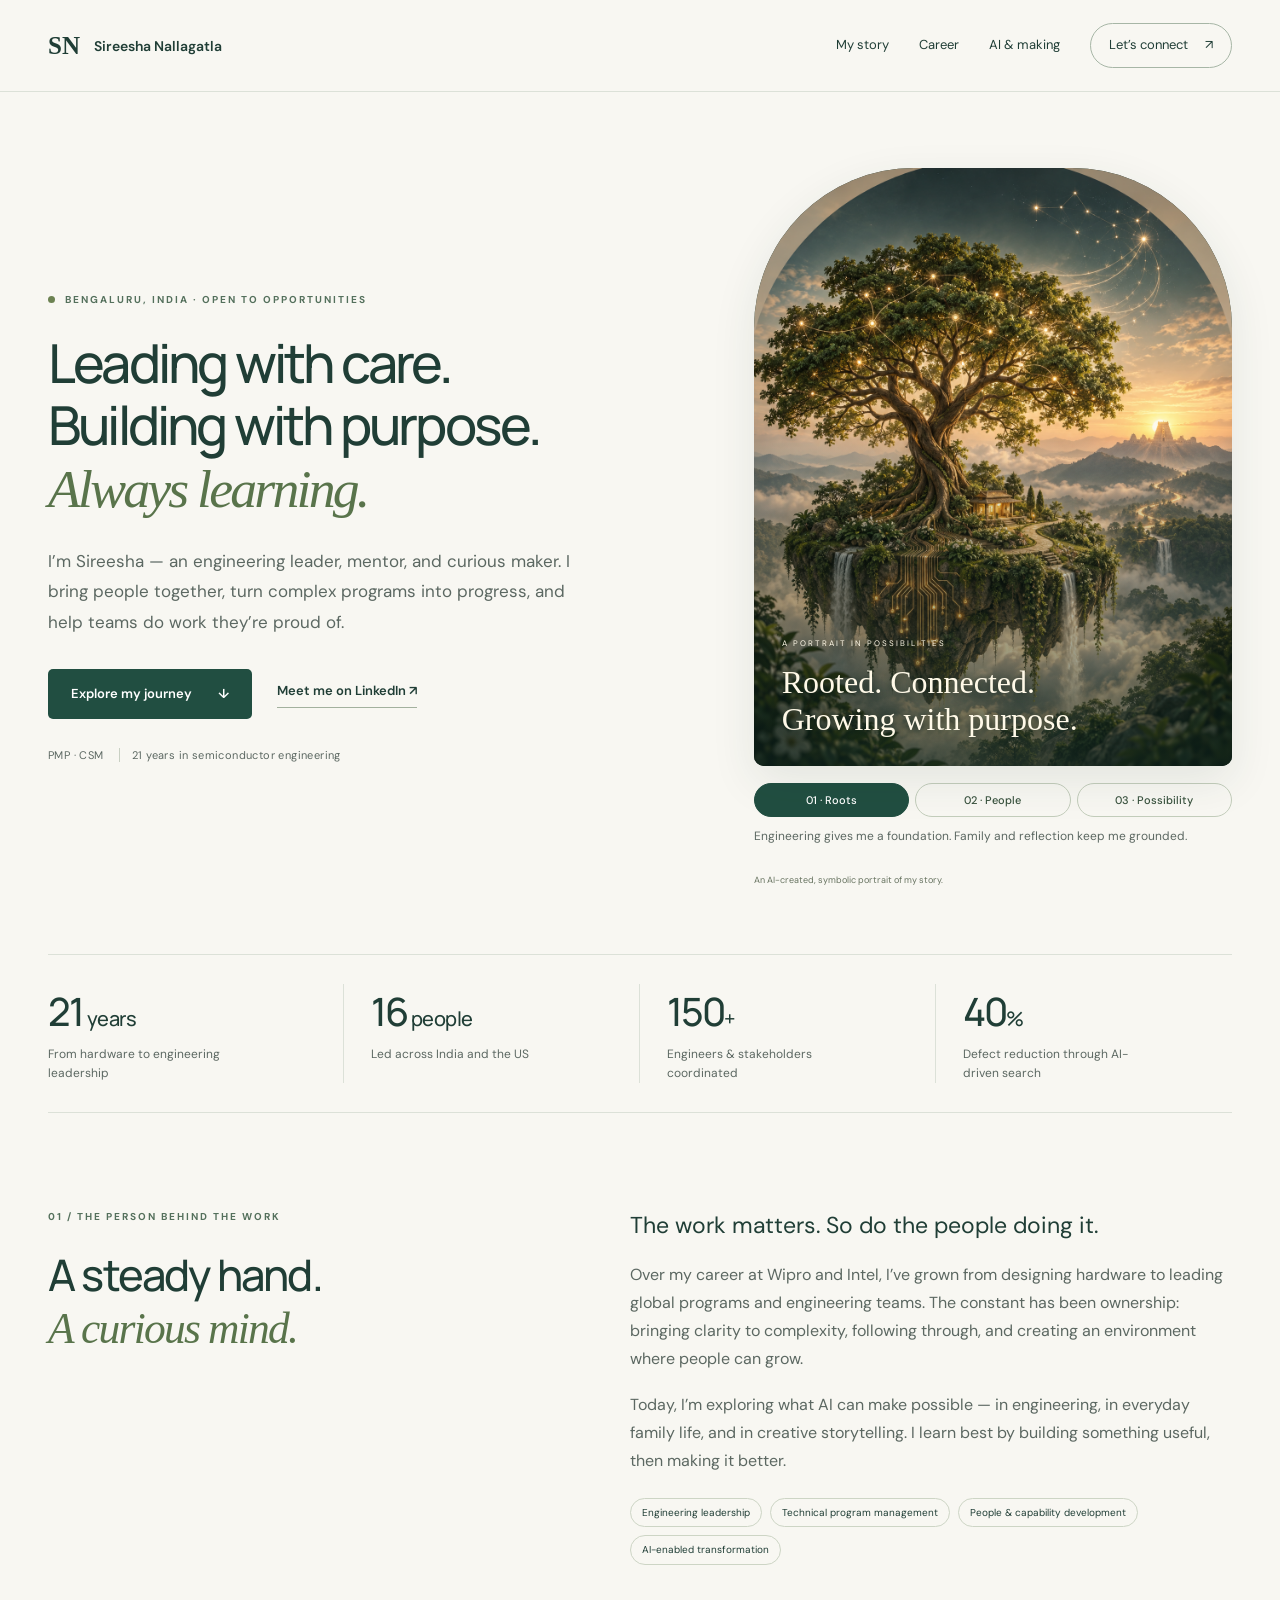
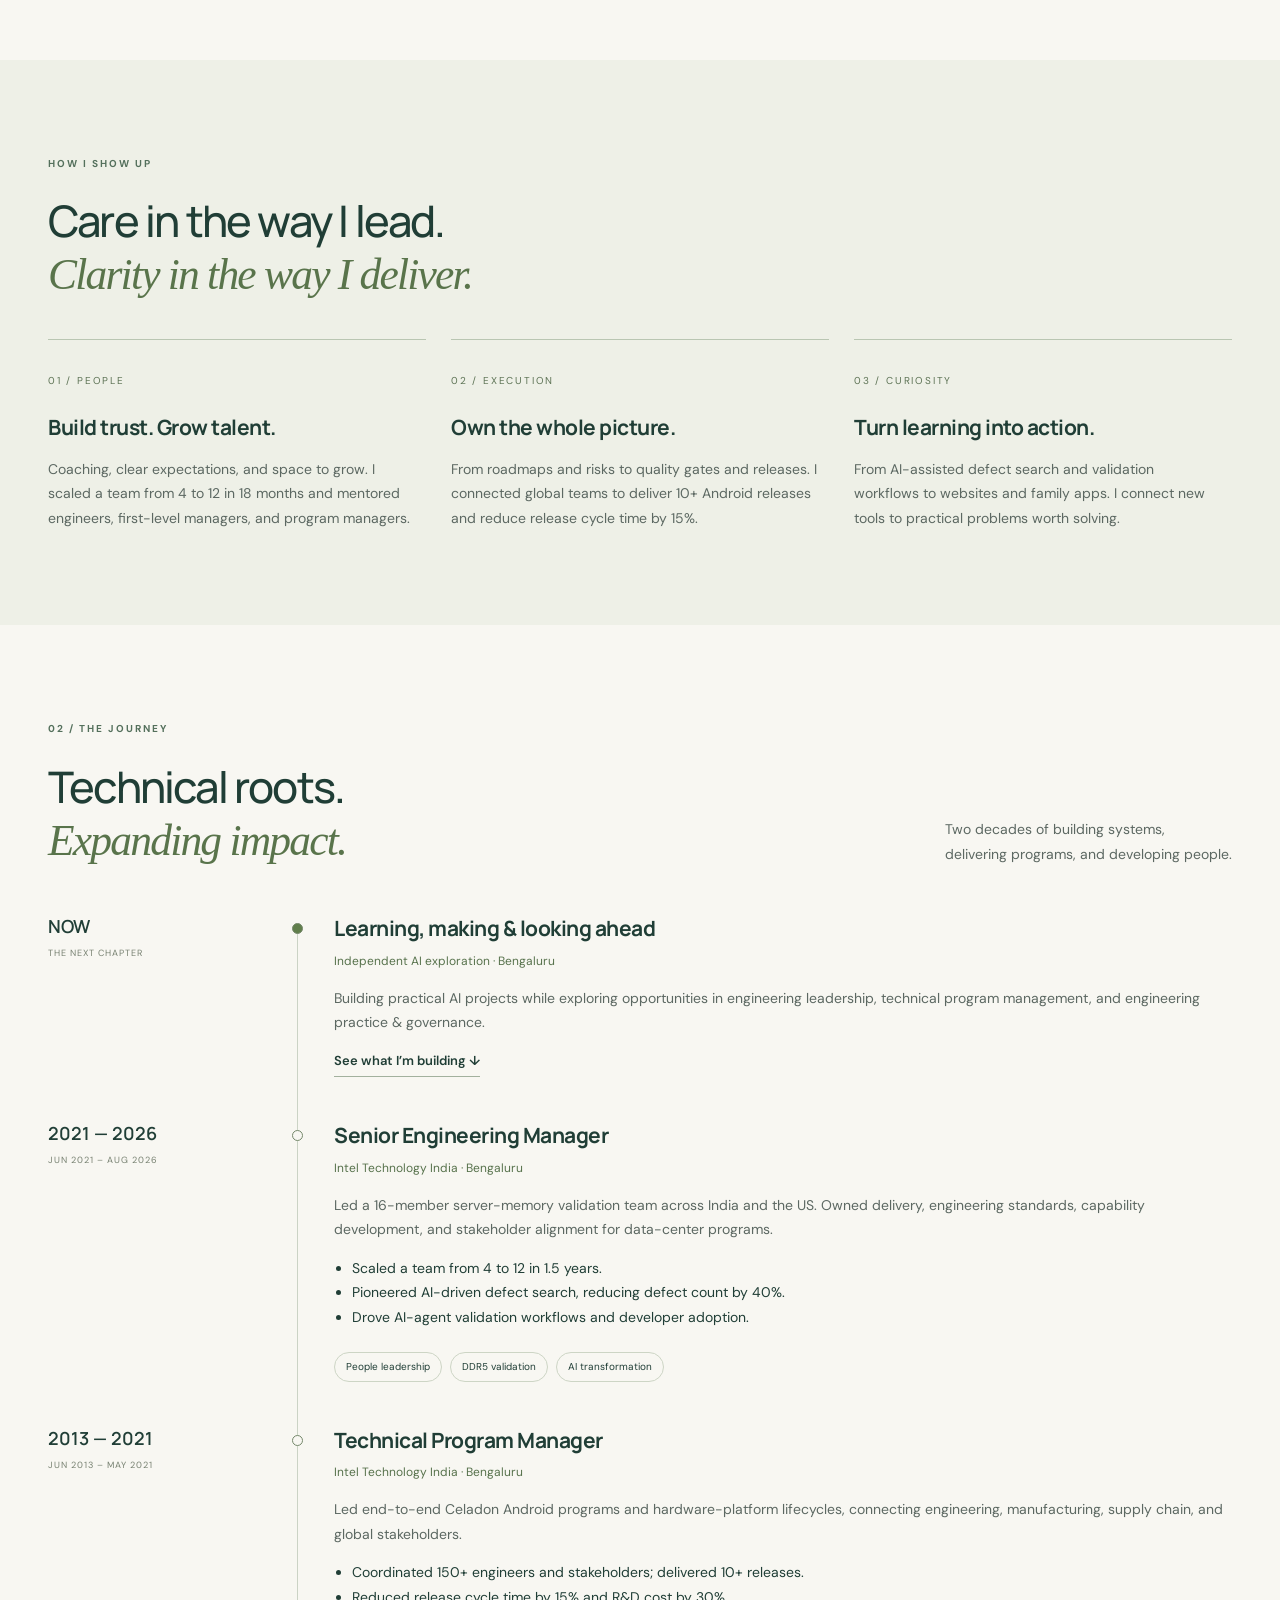
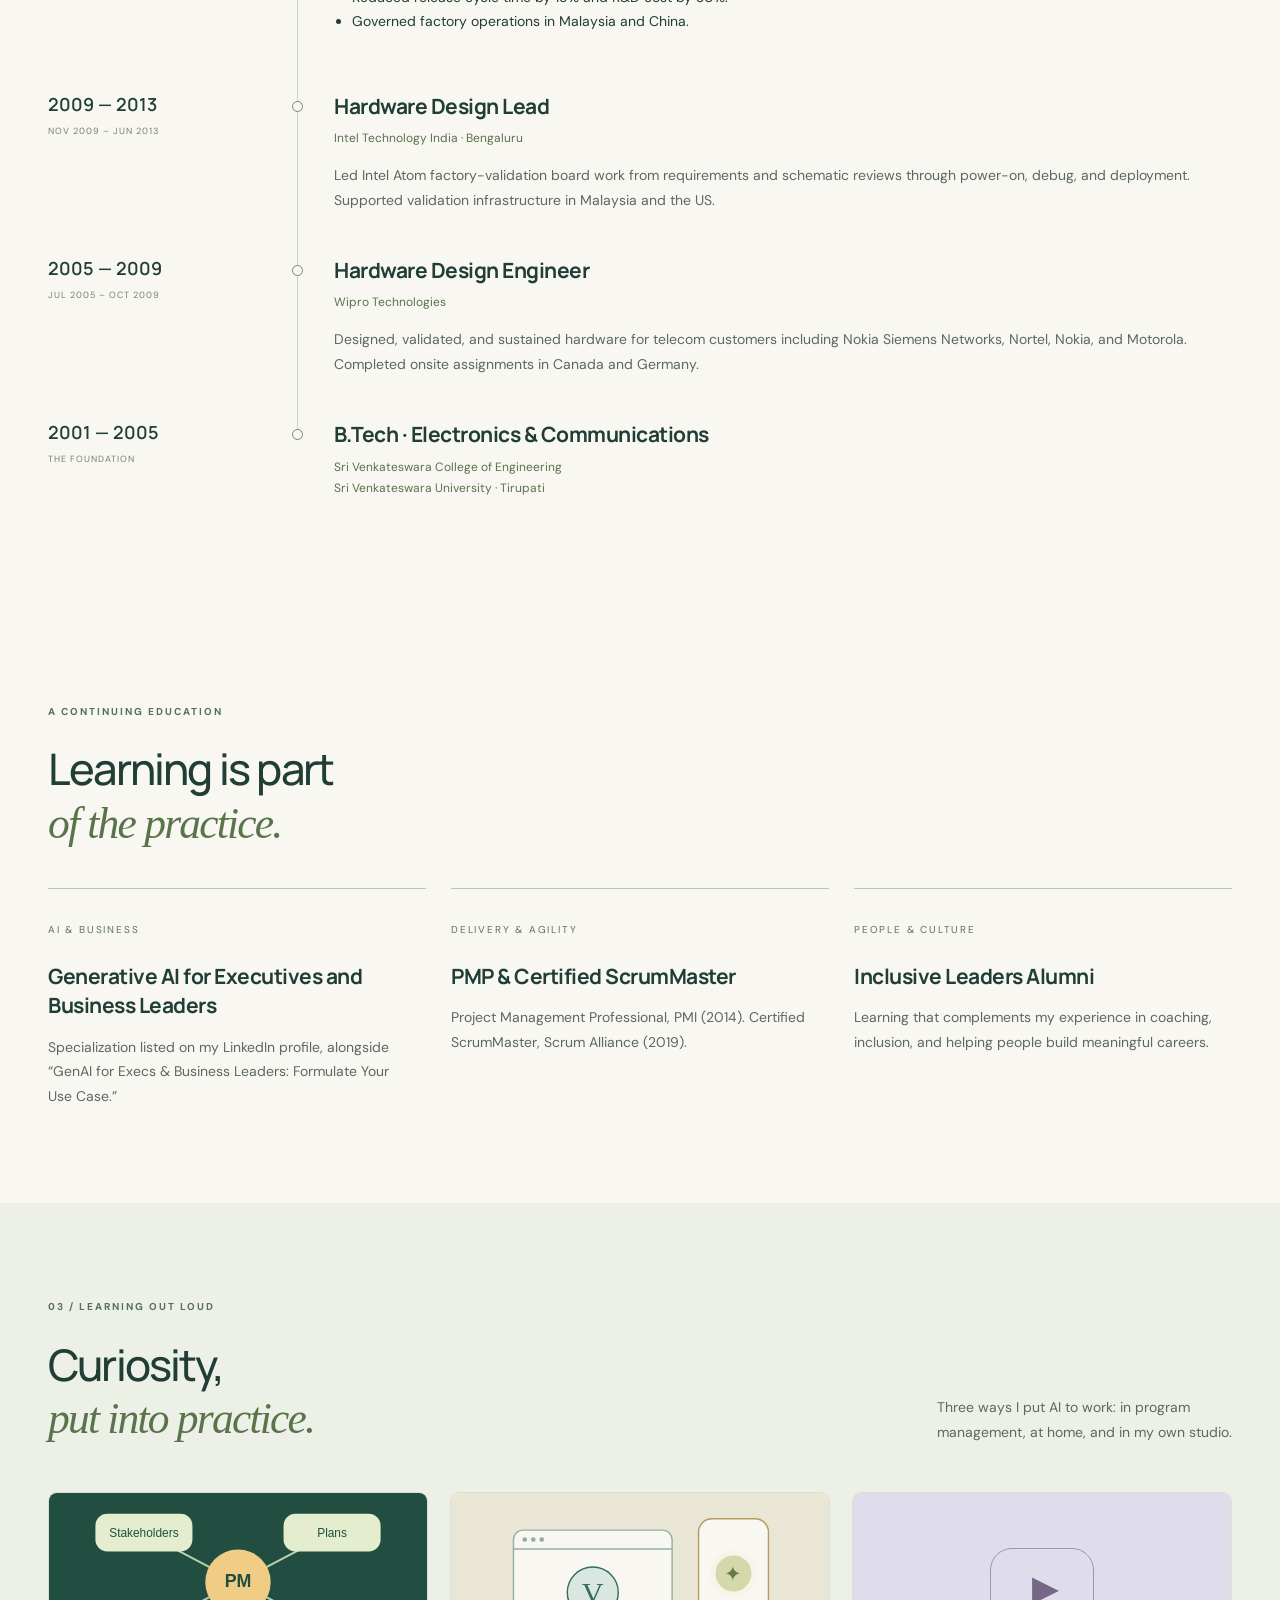
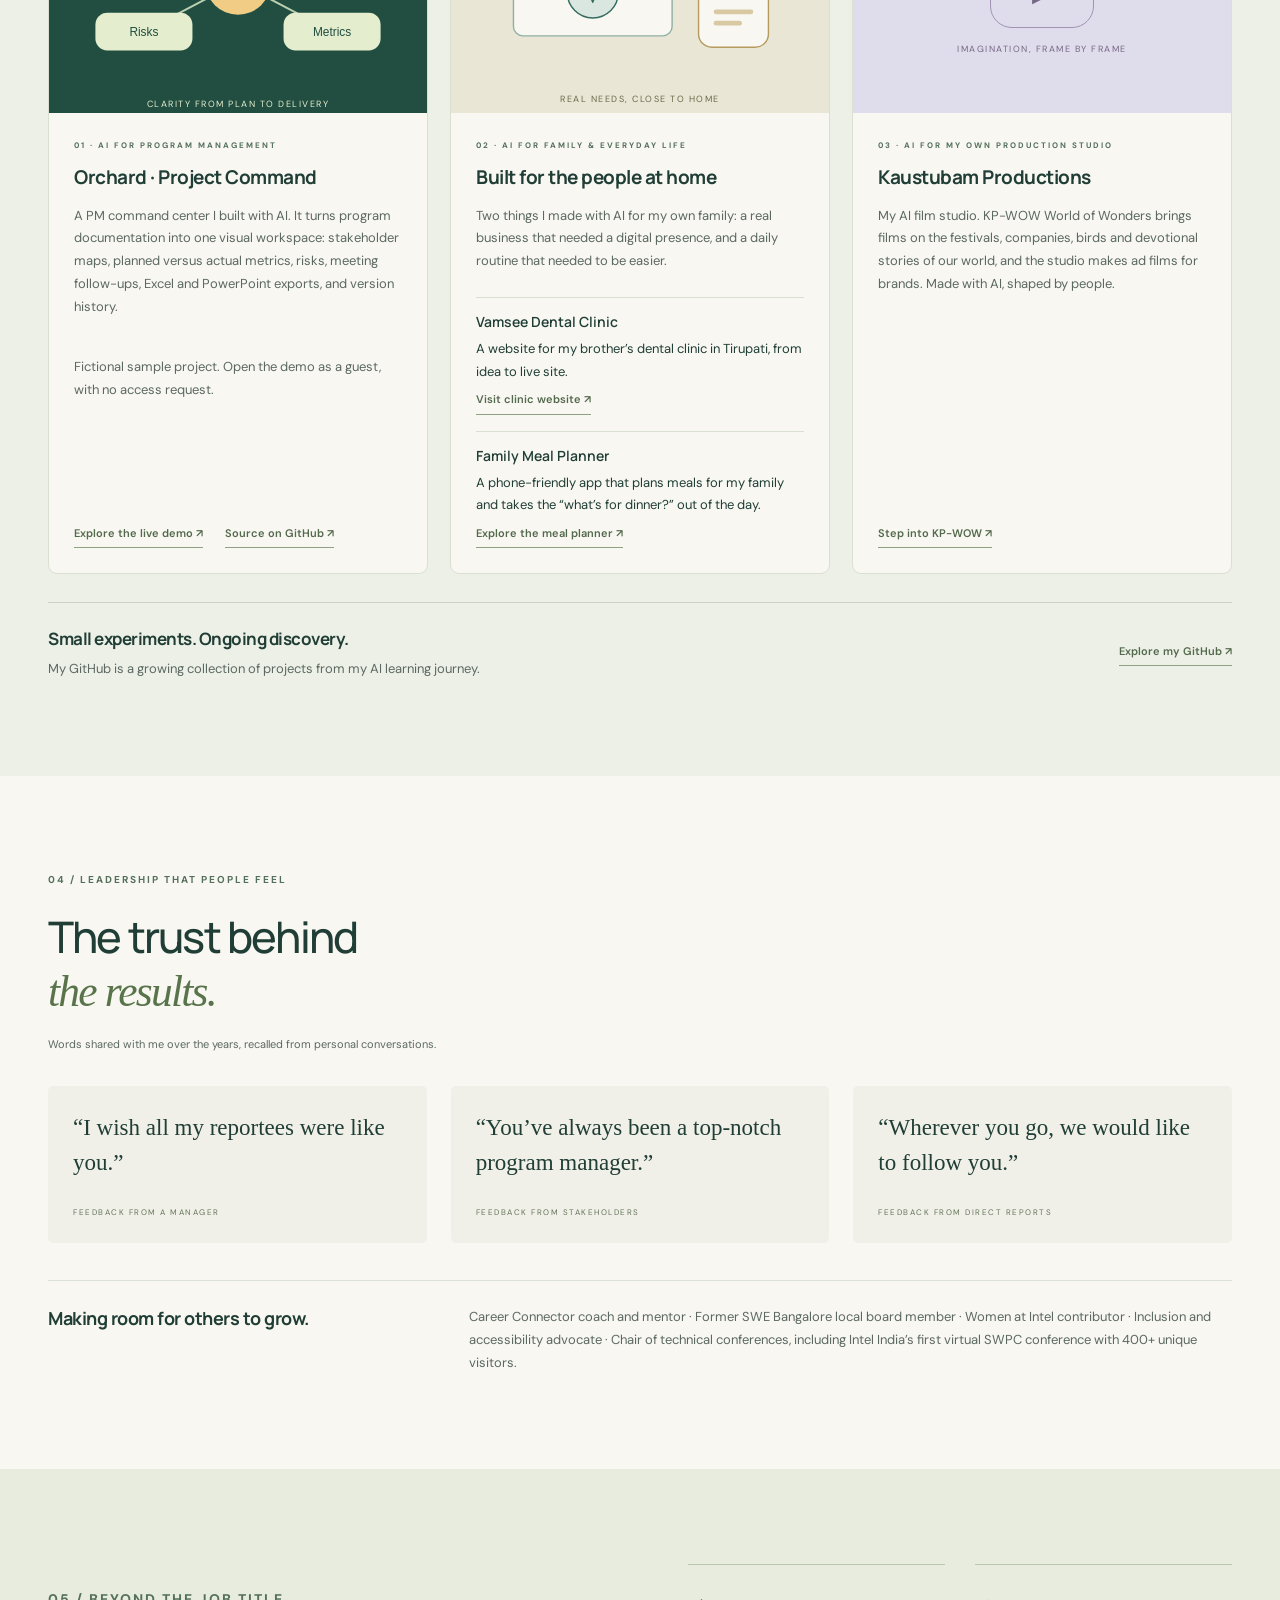
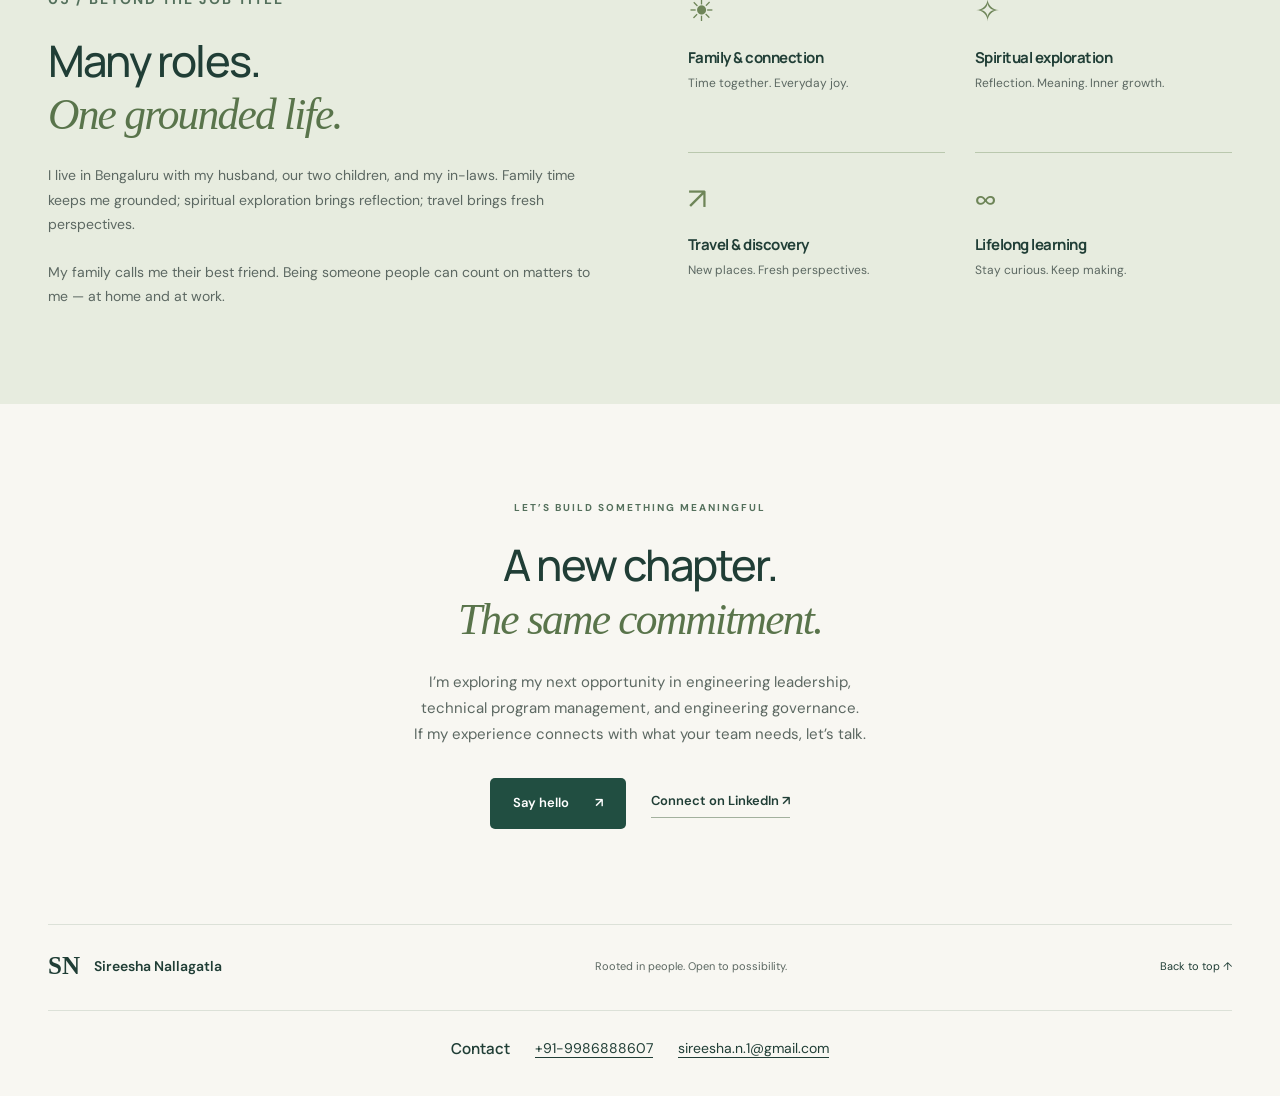
<file: index.html>
<!doctype html>
<html lang="en">
<head><meta charset="utf-8"><meta name="viewport" content="width=device-width,initial-scale=1"><meta name="description" content="Meet Sireesha Nallagatla: engineering leader, people builder and curious AI maker based in Bengaluru. Explore 21 years of experience, leadership impact and personal projects."><meta property="og:title" content="Sireesha Nallagatla — Leader. Mentor. Maker."><meta property="og:description" content="Leading with care. Building with purpose. Always learning. Explore my career, leadership and AI projects."><meta property="og:type" content="website"><meta property="og:url" content="https://sireesha123git.github.io/"><meta property="og:image" content="https://sireesha123git.github.io/tree-of-possibilities.png"><link rel="canonical" href="https://sireesha123git.github.io/"><meta name="theme-color" content="#183f38"><title>Sireesha Nallagatla — Leader. Mentor. Maker.</title><link rel="stylesheet" href="style.css?v=20261113-three-boxes"></head>
<body>
<a class="skip" href="#main">Skip to content</a>
<header><a class="brand" href="#">SN<span>Sireesha Nallagatla</span></a><nav aria-label="Main navigation"><a href="#about">My story</a><a href="#journey">Career</a><a href="#projects">AI & making</a><a class="nav-contact" href="#connect">Let’s connect <span>↗</span></a></nav></header>
<main id="main">
<section class="hero wrap">
<div class="hero-copy"><p class="eyebrow"><span class="dot"></span> BENGALURU, INDIA · OPEN TO OPPORTUNITIES</p><h1>Leading with care.<br>Building with purpose.<br><em>Always learning.</em></h1><p class="intro">I’m Sireesha — an engineering leader, mentor, and curious maker. I bring people together, turn complex programs into progress, and help teams do work they’re proud of.</p><div class="actions"><a class="button" href="#journey">Explore my journey <span>↓</span></a><a class="text-link" href="https://www.linkedin.com/in/sireesha-nallagatla-0392a2ba/" target="_blank" rel="noopener noreferrer">Meet me on LinkedIn ↗</a></div><p class="credentials">PMP · CSM <span>21 years in semiconductor engineering</span></p></div>
<figure class="cinematic-portrait"><div class="cinematic-frame"><img src="tree-of-possibilities.png" width="1122" height="1402" fetchpriority="high" alt="A cinematic symbolic portrait: a living tree rooted in golden circuits, a warm home, and a canopy of connected lights opening toward the sky."><div class="cinematic-title"><span>A PORTRAIT IN POSSIBILITIES</span><strong>Rooted. Connected.<br>Growing with purpose.</strong></div></div><figcaption><div class="portrait-tabs" role="group" aria-label="Explore the meaning of the artwork"><button type="button" data-story="roots" aria-pressed="true">01 · Roots</button><button type="button" data-story="people" aria-pressed="false">02 · People</button><button type="button" data-story="possibility" aria-pressed="false">03 · Possibility</button></div><p id="portrait-story" aria-live="polite">Engineering gives me a foundation. Family and reflection keep me grounded.</p><span class="portrait-credit">An AI-created, symbolic portrait of my story.</span></figcaption></figure></section>
<section class="metrics wrap" aria-label="Career highlights"><div><strong>21<span> years</span></strong><p>From hardware to engineering leadership</p></div><div><strong>16<span> people</span></strong><p>Led across India and the US</p></div><div><strong>150<span>+</span></strong><p>Engineers & stakeholders coordinated</p></div><div><strong>40<span>%</span></strong><p>Defect reduction through AI-driven search</p></div></section>
<section id="about" class="section wrap about"><div><p class="eyebrow">01 / THE PERSON BEHIND THE WORK</p><h2>A steady hand.<br><em>A curious mind.</em></h2></div><div class="story"><p class="large">The work matters. So do the people doing it.</p><p>Over my career at Wipro and Intel, I’ve grown from designing hardware to leading global programs and engineering teams. The constant has been ownership: bringing clarity to complexity, following through, and creating an environment where people can grow.</p><p>Today, I’m exploring what AI can make possible — in engineering, in everyday family life, and in creative storytelling. I learn best by building something useful, then making it better.</p><div class="chips"><span>Engineering leadership</span><span>Technical program management</span><span>People & capability development</span><span>AI-enabled transformation</span></div></div></section>
<section class="strengths section"><div class="wrap"><p class="eyebrow">HOW I SHOW UP</p><h2>Care in the way I lead.<br><em>Clarity in the way I deliver.</em></h2><div class="cards"><article><span class="card-number">01 / PEOPLE</span><h3>Build trust. Grow talent.</h3><p>Coaching, clear expectations, and space to grow. I scaled a team from 4 to 12 in 18 months and mentored engineers, first-level managers, and program managers.</p></article><article><span class="card-number">02 / EXECUTION</span><h3>Own the whole picture.</h3><p>From roadmaps and risks to quality gates and releases. I connected global teams to deliver 10+ Android releases and reduce release cycle time by 15%.</p></article><article><span class="card-number">03 / CURIOSITY</span><h3>Turn learning into action.</h3><p>From AI-assisted defect search and validation workflows to websites and family apps. I connect new tools to practical problems worth solving.</p></article></div></div></section>
<section id="journey" class="section wrap"><div class="section-heading"><div><p class="eyebrow">02 / THE JOURNEY</p><h2>Technical roots.<br><em>Expanding impact.</em></h2></div><p>Two decades of building systems,<br>delivering programs, and developing people.</p></div><div class="timeline">
<article class="milestone current"><div class="date">NOW<span>THE NEXT CHAPTER</span></div><div><h3>Learning, making & looking ahead</h3><p class="company">Independent AI exploration · Bengaluru</p><p>Building practical AI projects while exploring opportunities in engineering leadership, technical program management, and engineering practice & governance.</p><a class="text-link" href="#projects">See what I’m building ↓</a></div></article>
<article class="milestone"><div class="date">2021 — 2026<span>JUN 2021 – AUG 2026</span></div><div><h3>Senior Engineering Manager</h3><p class="company">Intel Technology India · Bengaluru</p><p>Led a 16-member server-memory validation team across India and the US. Owned delivery, engineering standards, capability development, and stakeholder alignment for data-center programs.</p><ul><li>Scaled a team from 4 to 12 in 1.5 years.</li><li>Pioneered AI-driven defect search, reducing defect count by 40%.</li><li>Drove AI-agent validation workflows and developer adoption.</li></ul><div class="chips"><span>People leadership</span><span>DDR5 validation</span><span>AI transformation</span></div></div></article>
<article class="milestone"><div class="date">2013 — 2021<span>JUN 2013 – MAY 2021</span></div><div><h3>Technical Program Manager</h3><p class="company">Intel Technology India · Bengaluru</p><p>Led end-to-end Celadon Android programs and hardware-platform lifecycles, connecting engineering, manufacturing, supply chain, and global stakeholders.</p><ul><li>Coordinated 150+ engineers and stakeholders; delivered 10+ releases.</li><li>Reduced release cycle time by 15% and R&D cost by 30%.</li><li>Governed factory operations in Malaysia and China.</li></ul></div></article>
<article class="milestone"><div class="date">2009 — 2013<span>NOV 2009 – JUN 2013</span></div><div><h3>Hardware Design Lead</h3><p class="company">Intel Technology India · Bengaluru</p><p>Led Intel Atom factory-validation board work from requirements and schematic reviews through power-on, debug, and deployment. Supported validation infrastructure in Malaysia and the US.</p></div></article>
<article class="milestone"><div class="date">2005 — 2009<span>JUL 2005 – OCT 2009</span></div><div><h3>Hardware Design Engineer</h3><p class="company">Wipro Technologies</p><p>Designed, validated, and sustained hardware for telecom customers including Nokia Siemens Networks, Nortel, Nokia, and Motorola. Completed onsite assignments in Canada and Germany.</p></div></article>
<article class="milestone"><div class="date">2001 — 2005<span>THE FOUNDATION</span></div><div><h3>B.Tech · Electronics & Communications</h3><p class="company">Sri Venkateswara College of Engineering<br>Sri Venkateswara University · Tirupati</p></div></article></div></section>
<section class="section wrap learning"><p class="eyebrow">A CONTINUING EDUCATION</p><h2>Learning is part<br><em>of the practice.</em></h2><div class="cards"><article><span class="card-number">AI & BUSINESS</span><h3>Generative AI for Executives and Business Leaders</h3><p>Specialization listed on my LinkedIn profile, alongside “GenAI for Execs & Business Leaders: Formulate Your Use Case.”</p></article><article><span class="card-number">DELIVERY & AGILITY</span><h3>PMP & Certified ScrumMaster</h3><p>Project Management Professional, PMI (2014). Certified ScrumMaster, Scrum Alliance (2019).</p></article><article><span class="card-number">PEOPLE & CULTURE</span><h3>Inclusive Leaders Alumni</h3><p>Learning that complements my experience in coaching, inclusion, and helping people build meaningful careers.</p></article></div></section><section id="projects" class="section projects"><div class="wrap"><div class="section-heading"><div><p class="eyebrow">03 / LEARNING OUT LOUD</p><h2>Curiosity,<br><em>put into practice.</em></h2></div><p>Three ways I put AI to work: in program<br>management, at home, and in my own studio.</p></div><div class="project-grid">
<article class="project" id="orchard-project"><div class="project-art orchard"><svg viewBox="0 0 320 180" role="img" aria-label="Program manager connects stakeholders, plans, risks and delivery metrics"><g stroke="#bad0af" stroke-width="2"><path d="M160 90L65 40M160 90L255 40M160 90L65 140M160 90L255 140"/></g><g fill="#e4edce"><rect x="16" y="21" width="98" height="38" rx="12"/><rect x="206" y="21" width="98" height="38" rx="12"/><rect x="16" y="121" width="98" height="38" rx="12"/><rect x="206" y="121" width="98" height="38" rx="12"/></g><circle cx="160" cy="90" r="33" fill="#f1cc84"/><g fill="#214e41" font-family="sans-serif" font-size="12" text-anchor="middle"><text x="65" y="44">Stakeholders</text><text x="255" y="44">Plans</text><text x="65" y="144">Risks</text><text x="255" y="144">Metrics</text><text x="160" y="95" font-size="18" font-weight="bold">PM</text></g></svg><small>CLARITY FROM PLAN TO DELIVERY</small></div><div class="project-body"><p class="eyebrow">01 · AI FOR PROGRAM MANAGEMENT</p><h3>Orchard · Project Command</h3><p>A PM command center I built with AI. It turns program documentation into one visual workspace: stakeholder maps, planned versus actual metrics, risks, meeting follow-ups, Excel and PowerPoint exports, and version history.</p><p class="project-note">Fictional sample project. Open the demo as a guest, with no access request.</p><div class="project-links"><a class="project-link" href="https://orchard-project-command.sireesha-n-1.chatgpt.site" target="_blank" rel="noopener noreferrer">Explore the live demo ↗</a><a class="project-link" href="https://github.com/sireesha123git/orchard-project-command" target="_blank" rel="noopener noreferrer">Source on GitHub ↗</a></div></div></article>
<article class="project" id="home-project"><div class="project-art home"><svg viewBox="0 0 320 180" role="img" aria-label="A clinic website in a browser window beside a meal planner on a phone"><rect x="26" y="34" width="168" height="112" rx="10" fill="#f8f7f2" stroke="#91b0a4" stroke-width="1.5"/><path d="M26 54h168" stroke="#91b0a4" stroke-width="1.5"/><g fill="#91b0a4"><circle cx="38" cy="44" r="2.5"/><circle cx="47" cy="44" r="2.5"/><circle cx="56" cy="44" r="2.5"/></g><circle cx="110" cy="100" r="27" fill="#dae6e0" stroke="#366b60" stroke-width="1.5"/><text x="110" y="111" font-family="Georgia,serif" font-size="32" fill="#366b60" text-anchor="middle">V</text><rect x="222" y="22" width="74" height="136" rx="14" fill="#f8f7f2" stroke="#b79a5e" stroke-width="1.5"/><circle cx="259" cy="80" r="22" fill="#d4d9ab" stroke="#f8f4e9" stroke-width="6"/><text x="259" y="88" font-size="22" fill="#697b42" text-anchor="middle">✦</text><rect x="238" y="118" width="42" height="5" rx="2.5" fill="#d9c9a3"/><rect x="238" y="130" width="30" height="5" rx="2.5" fill="#d9c9a3"/></svg><small>REAL NEEDS, CLOSE TO HOME</small></div><div class="project-body"><p class="eyebrow">02 · AI FOR FAMILY & EVERYDAY LIFE</p><h3>Built for the people at home</h3><p>Two things I made with AI for my own family: a real business that needed a digital presence, and a daily routine that needed to be easier.</p><ul class="mini-projects"><li><strong>Vamsee Dental Clinic</strong><span>A website for my brother’s dental clinic in Tirupati, from idea to live site.</span><span class="project-link" data-project="clinic">Built · Link coming soon</span></li><li><strong>Family Meal Planner</strong><span>A phone-friendly app that plans meals for my family and takes the “what’s for dinner?” out of the day.</span><a class="project-link" data-project="meal" href="https://family-table-planner.sireesha-n-1.chatgpt.site/" target="_blank" rel="noopener noreferrer">Explore the meal planner &#8599;</a></li></ul></div></article>
<article class="project" id="studio-project"><div class="project-art video"><span class="play">▶</span><small>IMAGINATION, FRAME BY FRAME</small></div><div class="project-body"><p class="eyebrow">03 · AI FOR MY OWN PRODUCTION STUDIO</p><h3>Kaustubam Productions</h3><p>My AI film studio. KP-WOW World of Wonders brings films on the festivals, companies, birds and devotional stories of our world, and the studio makes ad films for brands. Made with AI, shaped by people.</p><div class="project-links"><span class="project-link" data-project="youtube">Creating & sharing</span></div></div></article>

</div><div class="github-strip"><div><h3>Small experiments. Ongoing discovery.</h3><p>My GitHub is a growing collection of projects from my AI learning journey.</p></div><span class="project-link" data-project="github">Repository link coming soon</span></div></div></section>
<section class="section wrap"><p class="eyebrow">04 / LEADERSHIP THAT PEOPLE FEEL</p><h2>The trust behind<br><em>the results.</em></h2><p class="quote-note">Words shared with me over the years, recalled from personal conversations.</p><div class="quotes"><figure><blockquote>“I wish all my reportees were like you.”</blockquote><figcaption>FEEDBACK FROM A MANAGER</figcaption></figure><figure><blockquote>“You’ve always been a top-notch program manager.”</blockquote><figcaption>FEEDBACK FROM STAKEHOLDERS</figcaption></figure><figure><blockquote>“Wherever you go, we would like to follow you.”</blockquote><figcaption>FEEDBACK FROM DIRECT REPORTS</figcaption></figure></div><div class="community"><h3>Making room for others to grow.</h3><p>Career Connector coach and mentor · Former SWE Bangalore local board member · Women at Intel contributor · Inclusion and accessibility advocate · Chair of technical conferences, including Intel India’s first virtual SWPC conference with 400+ unique visitors.</p></div></section>
<section class="personal section"><div class="wrap personal-grid"><div><p class="eyebrow">05 / BEYOND THE JOB TITLE</p><h2>Many roles.<br><em>One grounded life.</em></h2><p>I live in Bengaluru with my husband, our two children, and my in-laws. Family time keeps me grounded; spiritual exploration brings reflection; travel brings fresh perspectives.</p><p>My family calls me their best friend. Being someone people can count on matters to me — at home and at work.</p></div><div class="interest-grid"><div><span>☀</span><h3>Family & connection</h3><p>Time together. Everyday joy.</p></div><div><span>✧</span><h3>Spiritual exploration</h3><p>Reflection. Meaning. Inner growth.</p></div><div><span>↗</span><h3>Travel & discovery</h3><p>New places. Fresh perspectives.</p></div><div><span>∞</span><h3>Lifelong learning</h3><p>Stay curious. Keep making.</p></div></div></div></section>
<section id="connect" class="section wrap connect"><p class="eyebrow">LET’S BUILD SOMETHING MEANINGFUL</p><h2>A new chapter.<br><em>The same commitment.</em></h2><p>I’m exploring my next opportunity in engineering leadership,<br>technical program management, and engineering governance.<br>If my experience connects with what your team needs, let’s talk.</p><div class="actions"><a class="button" href="mailto:sireesha.n.1@gmail.com">Say hello <span>↗</span></a><a class="text-link" href="https://www.linkedin.com/in/sireesha-nallagatla-0392a2ba/" target="_blank" rel="noopener noreferrer">Connect on LinkedIn ↗</a></div></section>
</main><footer class="wrap"><a class="brand" href="#">SN<span>Sireesha Nallagatla</span></a><p>Rooted in people. Open to possibility.</p><a href="#main">Back to top ↑</a></footer><section class="bottom-contact wrap" aria-label="Contact details"><h2>Contact</h2><a href="tel:+919986888607">+91-9986888607</a><a href="mailto:sireesha.n.1@gmail.com">sireesha.n.1@gmail.com</a></section><script src="projects.js?v=20261113"></script></body></html>
</file>
<file: style.css>
@import url('https://fonts.googleapis.com/css2?family=DM+Sans:wght@400;500;600;700&family=Manrope:wght@400;500;600;700;800&display=swap');
:root{--paper:#f8f7f2;--ink:#203e36;--muted:#5c6862;--line:#dce1d8;--green:#214e41;--lime:#dce8a9}*{box-sizing:border-box}html{scroll-behavior:smooth;scroll-padding-top:95px}body{margin:0;background:var(--paper);color:var(--ink);font:16px/1.75 'DM Sans',sans-serif}a{color:inherit;text-decoration:none}a:focus-visible{outline:3px solid #b67738;outline-offset:5px}h1,h2,h3,p{margin:0}h1,h2,h3{font-family:'Manrope',sans-serif}h1{font-size:clamp(40px,4.2vw,64px);line-height:1.16;letter-spacing:-2.8px;font-weight:500}h2{font-size:clamp(34px,3.4vw,48px);line-height:1.2;letter-spacing:-1.8px;font-weight:500}h3{font-size:21px;line-height:1.4;letter-spacing:-.5px}em{font-family:Georgia,serif;font-weight:400;color:#59744b}p{color:var(--muted)}.wrap{max-width:1200px;width:calc(100% - 96px);margin:auto}header{height:92px;padding:0 48px;display:flex;align-items:center;justify-content:space-between;border-bottom:1px solid var(--line);max-width:1440px;margin:auto}.brand{display:flex;gap:14px;align-items:center;font:600 25px Georgia,serif}.brand span{font:600 14px 'DM Sans',sans-serif}nav{display:flex;gap:30px;align-items:center;font-size:13px}nav a:hover,.text-link:hover{color:#8b632e}.nav-contact{border:1px solid #a7b6a6;border-radius:30px;padding:10px 18px}.nav-contact span{margin-left:14px}.hero{display:grid;grid-template-columns:1.35fr 1fr;gap:60px;padding-top:76px;padding-bottom:65px;align-items:center}.eyebrow{font-size:10px;letter-spacing:2px;font-weight:700;color:#54705c;margin-bottom:23px}.dot{display:inline-block;width:7px;height:7px;background:#6c8252;border-radius:50%;margin-right:6px}.intro{max-width:540px;font-size:17px;line-height:1.8;margin-top:25px}.actions{display:flex;align-items:center;gap:25px;flex-wrap:wrap;margin-top:31px}.button{display:inline-flex;gap:26px;align-items:center;background:var(--green);color:#fff;padding:14px 23px;border-radius:5px;font-size:13px;font-weight:600}.button:hover{background:#346451}.text-link{font-size:13px;font-weight:600;border-bottom:1px solid #a3b19e;padding-bottom:4px}.credentials{font-size:11px;margin-top:27px;letter-spacing:.4px}.credentials span{margin-left:12px;padding-left:12px;border-left:1px solid #c9d0c3}.portrait-art{height:480px;background:#e6e9d9;border-radius:160px 160px 12px 12px;position:relative;overflow:hidden}.art-grid{position:absolute;inset:0;background-image:linear-gradient(#7486650d 1px,transparent 1px),linear-gradient(90deg,#7486650d 1px,transparent 1px);background-size:32px 32px}.art-top{position:absolute;top:64px;left:0;right:0;text-align:center;font-size:7px;letter-spacing:1.7px}.sun{position:absolute;right:73px;top:95px;width:83px;height:83px;border-radius:50%;background:#d3ad74}.stem{position:absolute;top:147px;left:50%;height:200px;width:2px;background:#526d4c;transform:rotate(14deg)}.leaf{position:absolute;background:#53704e;width:93px;height:51px;border-radius:0 90px 0 90px;left:calc(50% - 92px);top:180px;transform:rotate(13deg)}.leaf-two{left:50%;top:210px;transform:scaleX(-1) rotate(30deg);background:#819367}.leaf-three{top:248px;left:calc(50% - 110px);width:105px;background:#a4b389;transform:rotate(25deg)}.leaf-four{left:calc(50% - 8px);top:146px;transform:scaleX(-1) rotate(50deg);width:68px;background:#355a42}.orbit{position:absolute;width:350px;height:350px;border:1px solid #bbc7ad;border-radius:50%;top:95px;left:50%;transform:translateX(-50%)}.orbit-two{width:280px;height:280px;top:130px}.art-name{position:absolute;bottom:65px;left:0;right:0;text-align:center;font:48px/1 Georgia,serif;letter-spacing:-2px}.art-name span{display:block;font:10px 'DM Sans',sans-serif;letter-spacing:5px;text-transform:uppercase;margin-top:14px}.art-bottom{position:absolute;bottom:0;left:0;right:0;border-top:1px solid #b9c4af;padding:14px 25px;display:flex;justify-content:space-between;font-size:8px;letter-spacing:1.5px}.metrics{border-top:1px solid var(--line);border-bottom:1px solid var(--line);display:grid;grid-template-columns:repeat(4,1fr);padding:29px 0}.metrics>div{padding:0 27px;border-right:1px solid var(--line)}.metrics>div:first-child{padding-left:0}.metrics>div:last-child{border:0}.metrics strong{font:500 39px 'Manrope',sans-serif;letter-spacing:-2px}.metrics strong span{font-size:20px;letter-spacing:-.5px}.metrics p{font-size:12px;max-width:190px;line-height:1.6;margin-top:7px}.section{padding-top:95px;padding-bottom:95px}.about{display:grid;grid-template-columns:1fr 1.2fr;gap:80px}.story p{margin-bottom:18px}.story .large{font-size:23px;color:var(--ink);line-height:1.5}.chips{display:flex;flex-wrap:wrap;gap:8px;margin-top:23px}.chips span{font-size:10px;padding:5px 11px;border:1px solid #cdd5c5;border-radius:20px}.strengths{background:#eef0e7}.cards{display:grid;grid-template-columns:repeat(3,1fr);gap:25px;margin-top:39px}.cards article{border-top:1px solid #b9c6b2;padding:25px 10px 0 0}.card-number{font-size:10px;letter-spacing:1.8px;color:#5d7355}.cards h3{margin:20px 0 14px}.cards p{font-size:14px}.section-heading{display:flex;justify-content:space-between;align-items:end;gap:30px;margin-bottom:48px}.section-heading>p{font-size:14px}.timeline{margin-top:20px}.milestone{display:grid;grid-template-columns:240px 1fr;gap:46px;padding:0 0 44px;position:relative}.milestone:before{content:'';position:absolute;left:249px;top:10px;bottom:-10px;width:1px;background:#cbd3c5}.milestone:after{content:'';position:absolute;left:244px;top:9px;width:9px;height:9px;border-radius:50%;background:var(--paper);border:1px solid #75886b}.milestone:last-child{padding-bottom:0}.milestone:last-child:before{display:none}.date{font:600 18px 'Manrope',sans-serif}.date span{display:block;font:9px 'DM Sans',sans-serif;letter-spacing:1px;color:#778171;margin-top:9px}.company{font-size:12px;margin:7px 0 14px;color:#57724c}.milestone p:not(.company),.milestone li{font-size:14px}.milestone ul{padding-left:18px;margin:14px 0}.milestone .text-link{display:inline-block;margin-top:15px}.current:after{background:#607e4b}.projects{background:#edf0e7}.project-grid{display:grid;grid-template-columns:repeat(3,1fr);gap:22px}.project{background:var(--paper);border-radius:9px;overflow:hidden;border:1px solid #dae0d1}.project-art{height:207px;position:relative;display:flex;align-items:center;justify-content:center;flex-direction:column;overflow:hidden}.project-art small{font-size:7px;letter-spacing:2px;margin-top:14px}.dental{background:#dae6e0;color:#366b60}.dental>span{font:80px Georgia,serif;border:1px solid #91b0a4;border-radius:50%;height:103px;width:103px;text-align:center;line-height:1.2}.art-pill{position:absolute;top:14px;left:14px;font-size:7px;padding:4px 9px;border-radius:15px;background:#ffffff9e;letter-spacing:1px}.meal{background:#eee3cf;color:#8e7140}.plate{height:106px;width:106px;border-radius:50%;border:9px solid #f8f4e9;box-shadow:0 4px 12px #9c885322;background:#d4d9ab;display:grid;place-items:center;font-size:55px;color:#697b42}.video{background:#dfdceb;color:#776787}.play{display:grid;place-items:center;width:104px;height:80px;border:1px solid #a193b3;border-radius:22px;font-size:35px;padding-left:6px}.project-body{padding:25px}.project-body .eyebrow{font-size:8px;margin-bottom:12px}.project-body h3{font-size:19px}.project-body p:not(.eyebrow){font-size:13px;margin:14px 0 24px}.project-link{font-size:11px;font-weight:600;color:#53694b}a.project-link{border-bottom:1px solid #8fa183;padding-bottom:4px}.github-strip{margin-top:28px;border-top:1px solid #cbd4c2;padding-top:24px;display:flex;align-items:center;justify-content:space-between;gap:20px}.github-strip h3{font-size:17px}.github-strip p{font-size:13px;margin-top:7px}.quote-note{font-size:11px;margin-top:18px}.quotes{display:grid;grid-template-columns:repeat(3,1fr);gap:24px;margin-top:32px}.quotes figure{margin:0;padding:25px 25px 24px;background:#f0f0e8;border-radius:5px;display:flex;flex-direction:column;justify-content:space-between}.quotes blockquote{margin:0;font:23px/1.5 Georgia,serif}.quotes figcaption{font-size:8px;letter-spacing:1.5px;margin-top:25px;color:#64745a}.community{margin-top:37px;border-top:1px solid var(--line);padding-top:25px;display:grid;grid-template-columns:1fr 2fr;gap:40px}.community h3{font-size:18px}.community p{font-size:13px}.personal{background:#e7ecdf}.personal-grid{display:grid;grid-template-columns:1fr 1fr;gap:95px}.personal p{font-size:14px;margin-top:23px}.interest-grid{display:grid;grid-template-columns:1fr 1fr;gap:30px}.interest-grid>div{border-top:1px solid #bac8ae;padding-top:20px}.interest-grid span{font-size:30px;color:#6e8558}.interest-grid h3{font-size:15px;margin-top:9px}.interest-grid p{font-size:12px;margin-top:5px}.connect{text-align:center}.connect>p:not(.eyebrow){margin-top:24px;font-size:15px}.connect .actions{justify-content:center}footer{border-top:1px solid var(--line);padding-top:27px;padding-bottom:30px;display:flex;align-items:center;justify-content:space-between;gap:20px}footer p,footer>a:last-child{font-size:11px}.skip{position:absolute;top:-100px;left:15px;background:white;padding:10px;z-index:10}.skip:focus{top:10px}@media(min-width:1450px){.hero{padding-top:95px;padding-bottom:85px}}@media(max-width:950px){.wrap{width:calc(100% - 48px)}header{padding:0 24px}nav{gap:17px}.hero{gap:28px}h1{font-size:43px}.portrait-art{height:425px}.about{gap:40px}.personal-grid{gap:40px}.project-body{padding:20px}.milestone{grid-template-columns:185px 1fr;gap:40px}.milestone:before{left:197px}.milestone:after{left:192px}.actions{gap:18px}.credentials span{display:block;margin:6px 0 0;padding:0;border:0}.art-top{font-size:6px}.orbit{width:310px;height:310px}.orbit-two{width:260px;height:260px}.art-name{font-size:43px}}@media(max-width:680px){header{height:auto;min-height:83px;flex-wrap:wrap;gap:15px;padding:18px 20px}.brand span{font-size:12px}nav{width:100%;justify-content:space-between;font-size:11px;gap:8px}.nav-contact{padding:5px 10px}.nav-contact span{margin-left:3px}.wrap{width:calc(100% - 40px)}.hero{grid-template-columns:1fr;padding-top:40px;padding-bottom:36px;gap:30px}h1{font-size:43px;letter-spacing:-2px}.hero .eyebrow{font-size:8px;letter-spacing:1.4px}.intro{font-size:15px}.portrait-art{height:370px;max-width:400px;width:100%;margin:auto;border-radius:130px 130px 10px 10px}.art-top{top:44px}.sun{top:75px}.stem{top:103px;height:180px}.leaf-one{top:140px}.leaf-two{top:171px}.leaf-three{top:208px}.leaf-four{top:106px}.orbit{top:55px}.orbit-two{top:80px}.art-name{bottom:62px}.metrics{grid-template-columns:1fr 1fr;gap:22px}.metrics>div,.metrics>div:first-child{padding:0 12px}.metrics>div:nth-child(2){border:0}.metrics strong{font-size:32px}.metrics p{font-size:11px}.section{padding-top:60px;padding-bottom:60px}.about,.personal-grid{grid-template-columns:1fr;gap:28px}.cards,.project-grid,.quotes{grid-template-columns:1fr}.cards{gap:29px}.section-heading{display:block;margin-bottom:32px}.section-heading>p{margin-top:20px}.milestone{grid-template-columns:1fr;gap:15px;padding-left:23px;padding-bottom:35px}.milestone:before{left:4px}.milestone:after{left:0}.date{font-size:15px}.date span{font-size:8px;margin-top:5px}.milestone h3{font-size:20px}.project-art{height:220px}.github-strip{align-items:start;flex-direction:column}.community{grid-template-columns:1fr;gap:15px}.interest-grid{gap:22px}.connect br{display:none}.connect h2 br{display:block}footer{flex-wrap:wrap}footer p{order:3;width:100%}.quotes blockquote{font-size:24px}}@media(prefers-reduced-motion:reduce){html{scroll-behavior:auto}}
/* Bespoke cinematic story portrait */
.cinematic-portrait{margin:0;min-width:0}.cinematic-frame{position:relative;overflow:hidden;border-radius:160px 160px 10px 10px;background:#203c34;aspect-ratio:4/5;box-shadow:0 15px 45px #203e3618}.cinematic-frame img{display:block;width:100%;height:100%;object-fit:cover}.cinematic-frame:after{content:'';position:absolute;inset:45% 0 0;background:linear-gradient(transparent,#122c259e);pointer-events:none}.cinematic-title{position:absolute;z-index:1;bottom:28px;left:28px;color:#fff9e8}.cinematic-title span{font-size:8px;letter-spacing:2px}.cinematic-title strong{display:block;font:32px/1.15 Georgia,serif;margin-top:9px;font-weight:400;text-shadow:0 2px 10px #10251e}.portrait-tabs{display:flex;gap:6px;margin:17px 0 10px}.portrait-tabs button{font:500 11px 'DM Sans',sans-serif;flex:1;padding:9px 6px;border:1px solid #c3cdbb;background:transparent;color:#38513d;border-radius:20px;cursor:pointer}.portrait-tabs button[aria-pressed=true]{background:#214e41;color:white;border-color:#214e41}.portrait-tabs button:focus-visible{outline:3px solid #b67738;outline-offset:3px}#portrait-story{font-size:12px;line-height:1.6;min-height:39px}.portrait-credit{display:block;font-size:9px;color:#677360;margin-top:7px}@media(max-width:680px){.cinematic-portrait{max-width:420px;width:100%;margin:auto}.cinematic-frame{border-radius:130px 130px 10px 10px}.cinematic-title strong{font-size:30px}}

.bottom-contact{border-top:1px solid var(--line);padding:25px 0 35px;display:flex;align-items:center;justify-content:center;gap:25px;flex-wrap:wrap}.bottom-contact h2{font:600 15px Manrope,sans-serif;letter-spacing:0}.bottom-contact a{font-size:14px;text-decoration:underline;text-underline-offset:4px}@media(max-width:680px){.bottom-contact{flex-direction:column;gap:10px}}
:root .project-art.orchard{background:#214e41;color:#e4edce;display:flex;flex-direction:column;align-items:center;justify-content:center;gap:12px}.orchard svg{width:min(90%,320px);height:180px}.orchard small{font-size:9px;letter-spacing:1.5px}.orchard-links{display:flex;flex-wrap:wrap;gap:12px 22px;margin-top:18px}.project-body .project-note{font-size:12px;margin-top:14px}
:root .orchard .art-pill{display:none}#orchard-project{grid-column:1/-1;display:grid;grid-template-columns:1fr 2fr}#orchard-project .project-art{height:100%;min-height:250px}#orchard-project .project-body{padding:30px}@media(max-width:680px){#orchard-project{grid-template-columns:1fr}#orchard-project .project-art{min-height:220px}#orchard-project .project-body{padding:20px}}

/* 13 Nov 2026: three equal boxes in "Curiosity, put into practice" */
#orchard-project{grid-column:auto;display:flex;flex-direction:column}
.project{display:flex;flex-direction:column}
.project-body{display:flex;flex-direction:column;flex:1}
:root .project-art,#orchard-project .project-art{height:220px;min-height:0;flex:none}
.project-art.home{background:#e9e6d6;color:#6a6a48;gap:10px}
.project-art.home svg{width:min(90%,320px);height:170px}
.project-art.home small,.project-art.video small{font-size:9px;letter-spacing:1.5px}
#orchard-project .project-body{padding:25px}
.project-links{display:flex;flex-wrap:wrap;gap:12px 22px;margin-top:auto;padding-top:6px}
.mini-projects{list-style:none;margin:0;padding:0;display:grid;gap:16px}
.mini-projects li{border-top:1px solid #dae0d1;padding-top:14px;display:flex;flex-direction:column;align-items:flex-start;gap:7px}
.mini-projects strong{font:600 14px Manrope,sans-serif}
.mini-projects span:not(.project-link){font-size:13px}
@media(max-width:680px){#orchard-project .project-body{padding:20px}}
</file>
